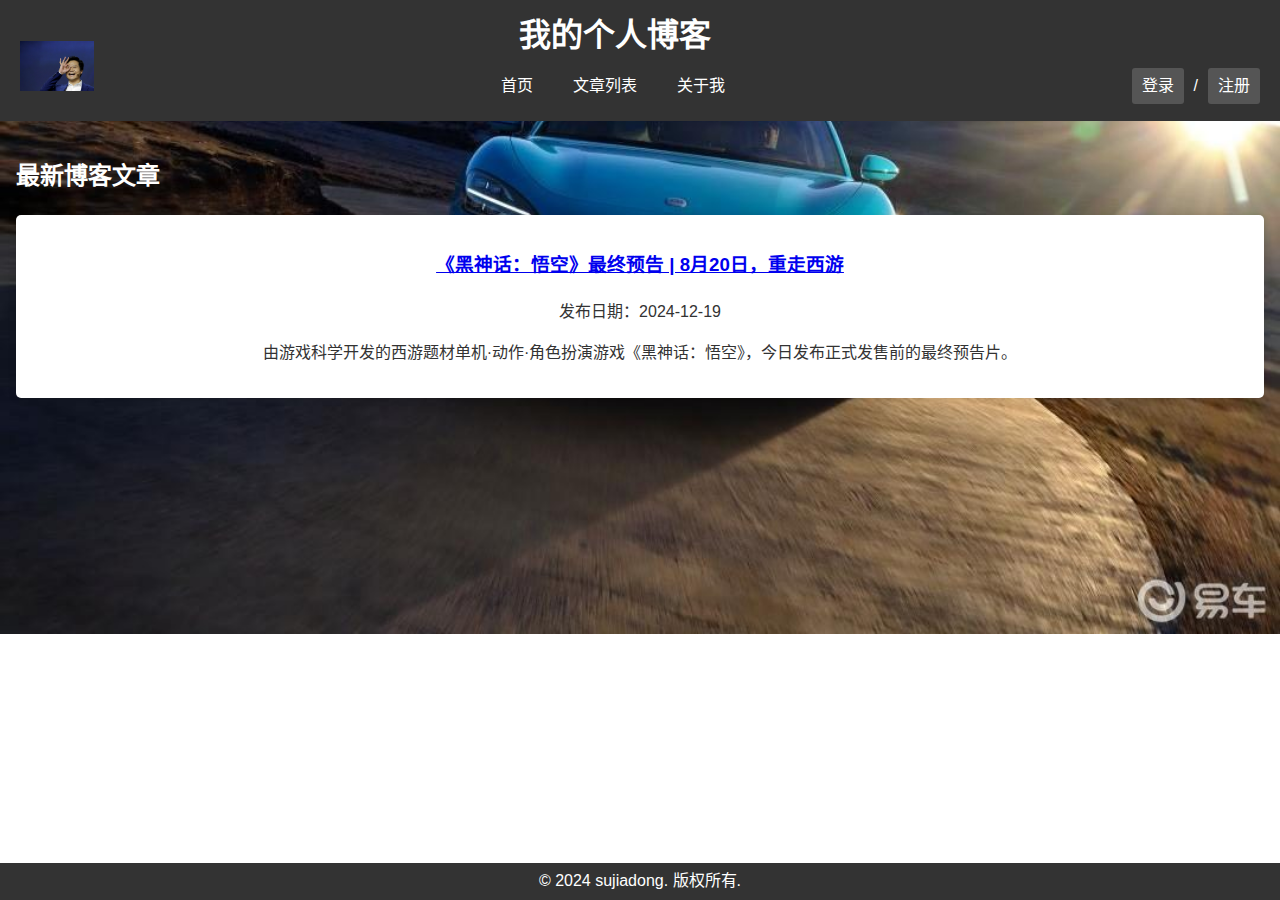
<file: index.html>
<!DOCTYPE html>
<html lang="zh-CN">
<head>
    <meta charset="UTF-8">
    <meta name="viewport" content="width=device-width, initial-scale=1.0">
    <meta name="author" content="苏佳东">
    <meta name="description" content="个人博客首页，分享技术心得和生活点滴">
    <title>我的个人博客</title>
    <link rel="stylesheet" href="css/styles.css">
</head>
<body>
<header>
    <h1>我的个人博客</h1>
    <nav>
        <div class="logo">
            <img src="img/log.jpg" alt="Logo">
        </div>
        <div class="nav-links">
            <ul>
                <li><a href="index.html">首页</a></li>
                <li><a href="articles.html">文章列表</a></li>
                <li><a href="about.html">关于我</a></li>
            </ul>
        </div>
        <div class="auth-buttons">
            <a href="login/login.html">登录</a> / <a href="login/register.html">注册</a>
        </div>
    </nav>
</header>
    <main>
        <section>
            <h2>最新博客文章</h2>
            <article>
                <h3><a href="article/article-detail.html">《黑神话：悟空》最终预告 | 8月20日，重走西游</a></h3>
                <p>发布日期：2024-12-19</p>
                <p>由游戏科学开发的西游题材单机·动作·角色扮演游戏《黑神话：悟空》，今日发布正式发售前的最终预告片。</p>
            </article>
        </section>
    </main>

    <footer>
        <p class="wen2">&copy; 2024 sujiadong. 版权所有.</p>
    </footer>
</body>
</html>
</file>
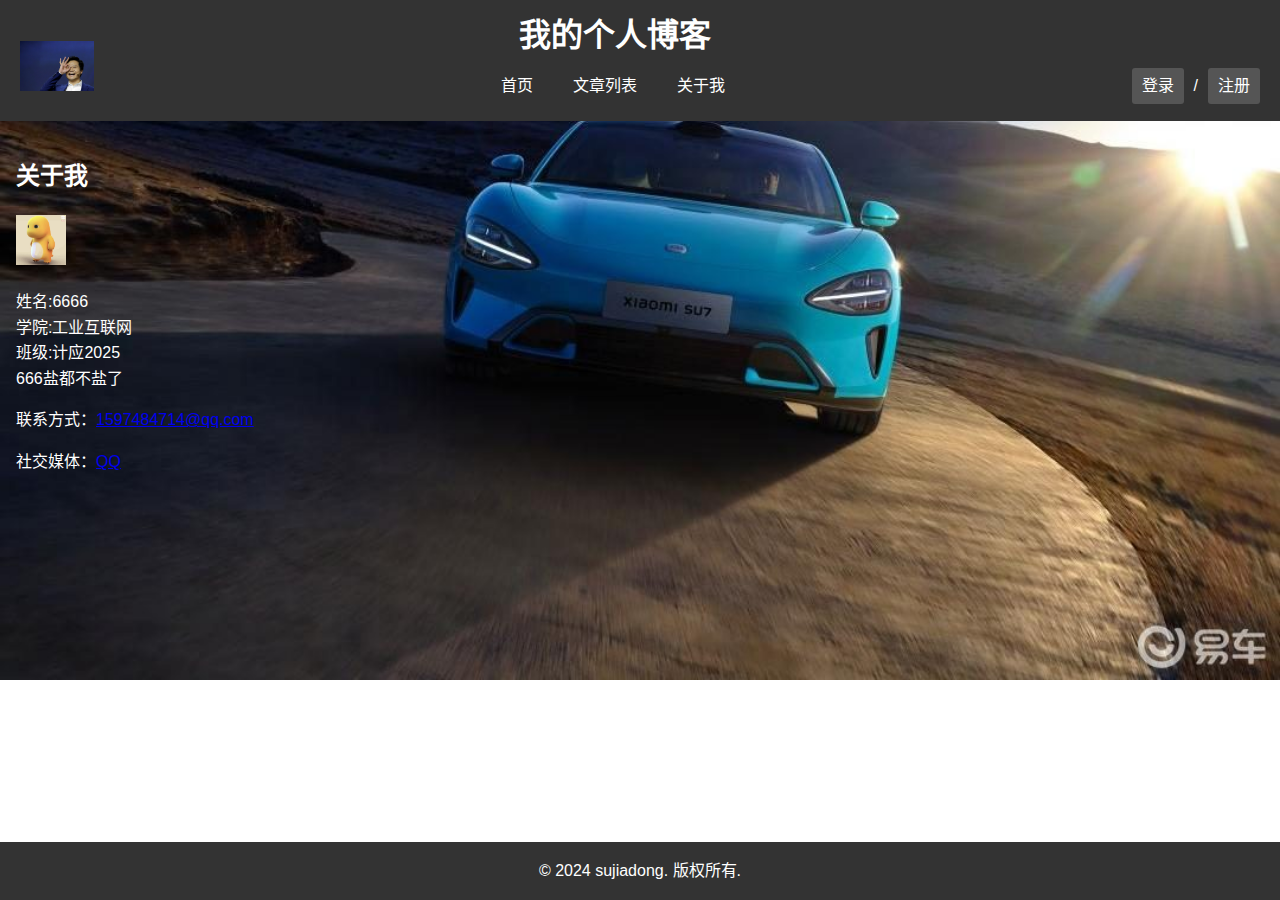
<file: about.html>
<!DOCTYPE html>
<html lang="zh-CN">
<head>
    <meta charset="UTF-8">
    <meta name="viewport" content="width=device-width, initial-scale=1.0">
    <title>关于我 - 我的个人博客</title>
    <link rel="stylesheet" href="css/styles.css">
</head>
<body>
    <header>
    <h1>我的个人博客</h1>
    <nav>
        <div class="logo">
            <img src="img/log.jpg" alt="Logo">
        </div>
        <div class="nav-links">
            <ul>
                <li><a href="index.html">首页</a></li>
                <li><a href="articles.html">文章列表</a></li>
                <li><a href="about.html">关于我</a></li>
            </ul>
        </div>
        <div class="auth-buttons">
            <a href="login/login.html">登录</a> / <a href="login/register.html">注册</a>
        </div>
    </nav>
</header>
    <main>
        <section>
            <h2>关于我</h2>
            <img src="img/111f.gif" alt="作者照片" width="50">
            <p>姓名:6666</br>学院:工业互联网</br>班级:计应2025</br>666盐都不盐了</p>
            <p>联系方式：<a  href="mailto:1597484714@qq.com？subject=%20Welcome%20Email">1597484714@qq.com</a></p>
            <p>社交媒体：<a href="https://tool.gljlw.com/qq/?qq=1597484714">QQ</a></p>
        </section>
    </main>
    <footer>
        <p>&copy; 2024 sujiadong. 版权所有.</p>
    </footer>
</body>
</html>
</file>
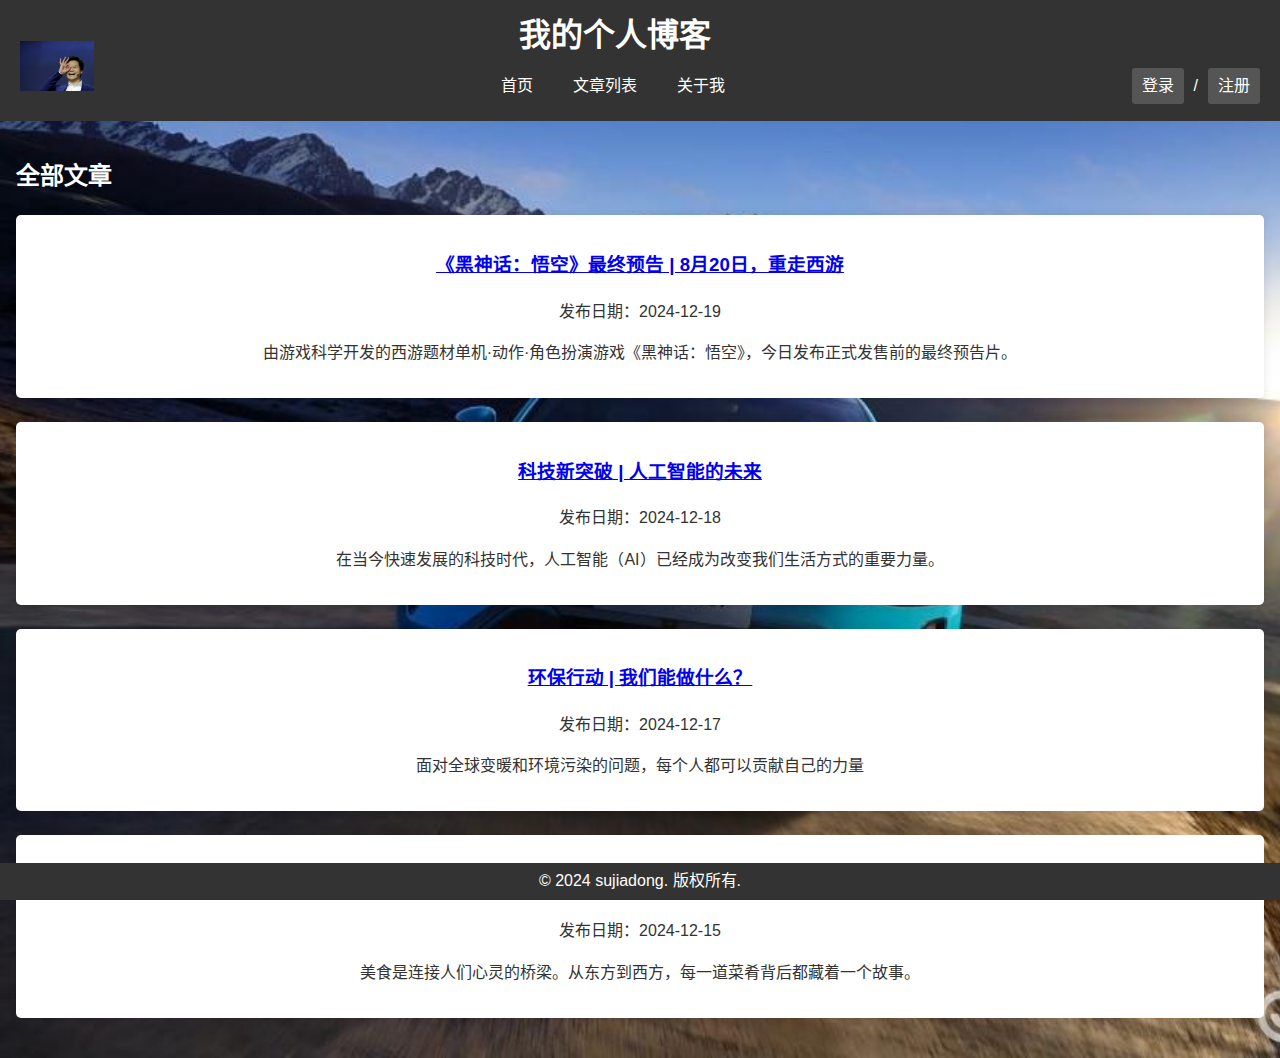
<file: articles.html>
<!DOCTYPE html>
<html lang="zh-CN">
<head>
    <meta charset="UTF-8">
    <meta name="viewport" content="width=device-width, initial-scale=1.0">
    <title>文章列表 - 我的个人博客</title>
    <link rel="stylesheet" href="css/styles.css">
</head>
<body>
  <header>
    <h1>我的个人博客</h1>
    <nav>
        <div class="logo">
            <img src="img/log.jpg" alt="Logo">
        </div>
        <div class="nav-links">
            <ul>
                <li><a href="index.html">首页</a></li>
                <li><a href="articles.html">文章列表</a></li>
                <li><a href="about.html">关于我</a></li>
            </ul>
        </div>
        <div class="auth-buttons">
            <a href="login/login.html">登录</a> / <a href="login/register.html">注册</a>
        </div>
    </nav>
</header>
    <main>
        <section>
            <h2>全部文章</h2>
          <article>
                <h3><a href="article/article-detail.html">《黑神话：悟空》最终预告 | 8月20日，重走西游</a></h3>
                <p>发布日期：2024-12-19</p>
                <p>由游戏科学开发的西游题材单机·动作·角色扮演游戏《黑神话：悟空》，今日发布正式发售前的最终预告片。</p>
            </article>
              <article>
                <h3><a href="article/article-detail1.html">科技新突破 | 人工智能的未来</a></h3>
                <p>发布日期：2024-12-18</p>
                <p>在当今快速发展的科技时代，人工智能（AI）已经成为改变我们生活方式的重要力量。</p>
            </article>
              <article>
                <h3><a href="article/article-detail2.html">环保行动 | 我们能做什么？</a></h3>
                <p>发布日期：2024-12-17</p>
                <p>面对全球变暖和环境污染的问题，每个人都可以贡献自己的力量   </p>
            </article>
              <article > 
                <h3><a href="article/article-detail3.html">美食之旅 | 探索世界风味</a></h3>
                <p>发布日期：2024-12-15</p>
                <p>美食是连接人们心灵的桥梁。从东方到西方，每一道菜肴背后都藏着一个故事。</p>
            </article>
        </section>
    </main>

    <footer>
        <p class="wen2">&copy; 2024 sujiadong. 版权所有.</p>
    </footer>
</body>
</html>
</file>
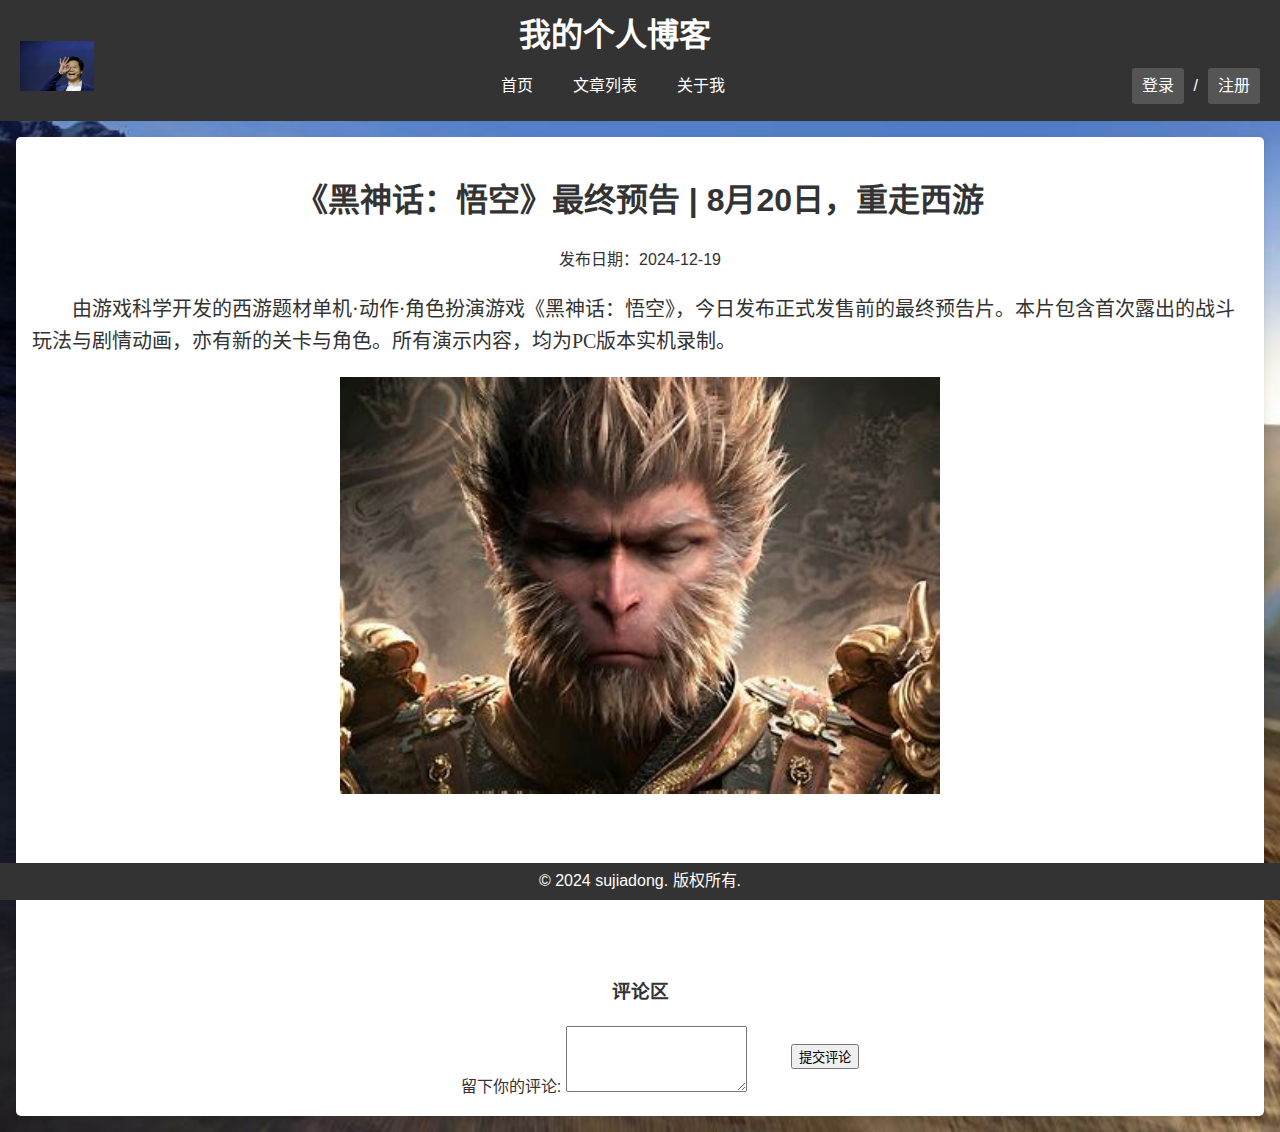
<file: article/article-detail.html>
<!DOCTYPE html>
<html lang="zh-CN">
<head>
    <meta charset="UTF-8">
    <meta name="viewport" content="width=device-width, initial-scale=1.0">
    <title>《黑神话：悟空》最终预告 | 8月20日，重走西游 - 我的个人博客</title>
    <link rel="stylesheet" href="../css/styles.css">
</head>
<body>
<header>
    <h1>我的个人博客</h1>
    <nav>
        <div class="logo">
            <img src="../img/log.jpg" alt="Logo">
        </div>
        <div class="nav-links">
            <ul>
                <li><a href="../index.html">首页</a></li>
                <li><a href="../articles.html">文章列表</a></li>
                <li><a href="../about.html">关于我</a></li>
            </ul>
        </div>
        <div class="auth-buttons">
            <a href="../login.html">登录</a> / <a href="register.html">注册</a>
        </div>
    </nav>
</header>
<main>
    <article>
        <div>   
            <h1>《黑神话：悟空》最终预告 | 8月20日，重走西游</h1>
            <p>发布日期：2024-12-19</p>
            <p class="wen">由游戏科学开发的西游题材单机·动作·角色扮演游戏《黑神话：悟空》，今日发布正式发售前的最终预告片。本片包含首次露出的战斗玩法与剧情动画，亦有新的关卡与角色。所有演示内容，均为PC版本实机录制。</p>
        </div>
        <div>
            <img src="../img/pt.jpg" alt="文章配图" width="600">
        </div>
        <div>
            <video width="600">
               <source type="video/mp4" src="https://vod0258-aliyun08-vip-lixian.xunlei.com/download/?fid=ImA0GLFlfZrXiKVE*6hsssFUDmumq6YCAAAAAPRV5xIGid2*jfKcu5k8R52drXGK&amp;mid=666&amp;threshold=251&amp;tid=3DDB7112471DC0D1194EED4CB46C775F&amp;srcid=0&amp;verno=2&amp;pk=xdrive&amp;e=1739893403&amp;g=F455E7120689DDBE8DF29CBB993C479D9DAD718A&amp;i=22603418B1657D9AD788A544FBA86CB2C1540E6B&amp;ui=1128418023&amp;t=0&amp;hy=0&amp;ms=307200&amp;th=307200&amp;pt=0&amp;f=44477350&amp;alt=0&amp;pks=654&amp;rts=&amp;us=0&amp;hspu=&amp;po=0&amp;rsrc=0&amp;ctrsc=1&amp;trscs=2&amp;mtp=video_mp4&amp;vb=1186700&amp;spr=flow&amp;source=xdrive&amp;userid=1128418023&amp;fileid=VOJNRBT880EXz2IVGSuio4MVA1&amp;clientid=Xqp0kJBXWhwaTpB6&amp;vc=hevc&amp;clientver=&amp;tras=0&amp;fext=mp4&amp;projectid=2rvk4e3gkdnl7u1kl0k&amp;vip=FREE&amp;cliplugver=&amp;at=A5125B2D64CF14CEAC85CE28E8FE1504">
            </video>
        </div>
        <div>
            <section>
                <h3>评论区</h3>
                <form id="comment-form" method="post">
                    <label for="comment">留下你的评论:</label>
                    <textarea id="comment" name="comment" rows="4" required></textarea>
                    <button type="submit" id="bu">提交评论</button>
                </form>
                <div id="comments-container">
                    <!-- 评论将动态插入到这里 -->
                </div>
            </section>
        </div>
    </article>
</main>
<footer>
    <p class="wen2">&copy; 2024 sujiadong. 版权所有.</p>
</footer>
         <script src="../js/pinglun.js"></script> <!-- 引入外部JavaScript文件 -->
</body>
</html>
</file>
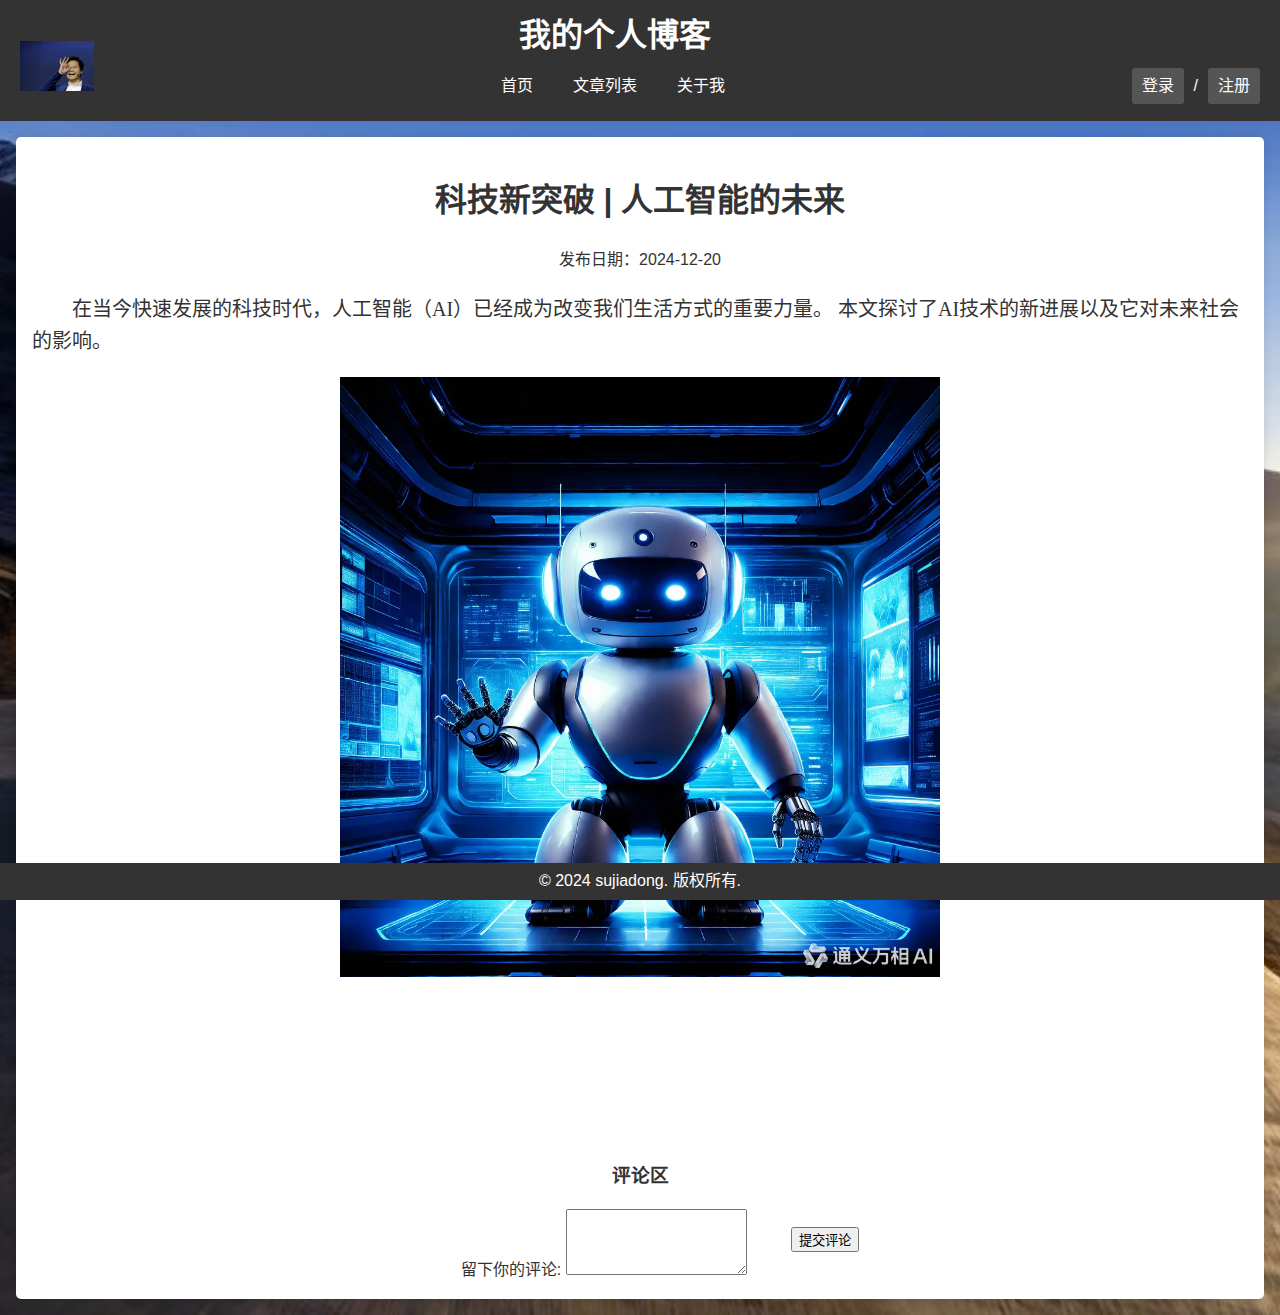
<file: article/article-detail1.html>
<!DOCTYPE html>
<html lang="zh-CN">
<head>
    <meta charset="UTF-8">
    <meta name="viewport" content="width=device-width, initial-scale=1.0">
    <title>人工智能 | 探索世界风味v - 我的个人博客</title>
    <link rel="stylesheet" href="../css/styles.css">
</head>
<body>
   <header>
    <h1>我的个人博客</h1>
    <nav>
        <div class="logo">
            <img src="../img/log.jpg" alt="Logo">
        </div>
        <div class="nav-links">
            <ul>
                <li><a href="../index.html">首页</a></li>
                <li><a href="../articles.html">文章列表</a></li>
                <li><a href="../about.html">关于我</a></li>
            </ul>
        </div>
        <div class="auth-buttons">
            <a href="../login.html">登录</a> / <a href="../register.html">注册</a>
        </div>
    </nav>
</header>
    <main>
<article>
    <div>    
        <h1>科技新突破 | 人工智能的未来</h1>
        <p>发布日期：2024-12-20</p>
        <p class="wen">
            在当今快速发展的科技时代，人工智能（AI）已经成为改变我们生活方式的重要力量。
            本文探讨了AI技术的新进展以及它对未来社会的影响。
        </p>
    </div>
    <div>
        <img src="../img/ai.png" alt="人工智能配图" width="600">   
    </div>
    <div>
        <video width="600">
            <source type="video/mp4" src="https://vod1285-aliyun06-vip-lixian.xunlei.com/download/?fid=nw7M1iMWntkxQUtfNxwVqtLfocMIFyMCAAAAAMTmoHby*aTjXOnXZ3D3WpwrEEw4&amp;mid=666&amp;threshold=251&amp;tid=B65CDEBB4DCEACE5B9E95286E1B48A86&amp;srcid=0&amp;verno=2&amp;pk=xdrive&amp;e=1739892849&amp;g=C4E6A076F2F9A4E35CE9D76770F75A9C2B104C38&amp;i=9F0ECCD623169ED931414B5F371C15AAD2DFA1C3&amp;ui=1128418023&amp;t=0&amp;hy=0&amp;ms=307200&amp;th=129717&amp;pt=0&amp;f=35854088&amp;alt=0&amp;pks=654&amp;rts=&amp;us=0&amp;hspu=&amp;po=0&amp;rsrc=0&amp;ctrsc=1&amp;trscs=2&amp;mtp=video_mp4&amp;vb=345914&amp;cliplugver=&amp;vc=h264&amp;tras=0&amp;source=xdrive&amp;projectid=2rvk4e3gkdnl7u1kl0k&amp;spr=flow&amp;fileid=VOJNP4RsTwUZxOaw_mFlqNzgA1&amp;clientver=&amp;userid=1128418023&amp;vip=FREE&amp;fext=mp4&amp;clientid=Xqp0kJBXWhwaTpB6&amp;at=E7C833656ABF4A159FF9053B556C43A6">
        </video> 
    </div>
   <div>
            <section>
                <h3>评论区</h3>
                <form id="comment-form" method="post">
                    <label for="comment">留下你的评论:</label>
                    <textarea id="comment" name="comment" rows="4" required></textarea>
                    <button type="submit" id="bu">提交评论</button>
                </form>
                <div id="comments-container">
                    <!-- 评论将动态插入到这里 -->
                </div>
            </section>
        </div>
    </article>
</main>
<footer>
    <p class="wen2">&copy; 2024 sujiadong. 版权所有.</p>
</footer>
         <script src="../js/pinglun.js"></script> <!-- 引入外部JavaScript文件 -->
</body>
</html>
</file>
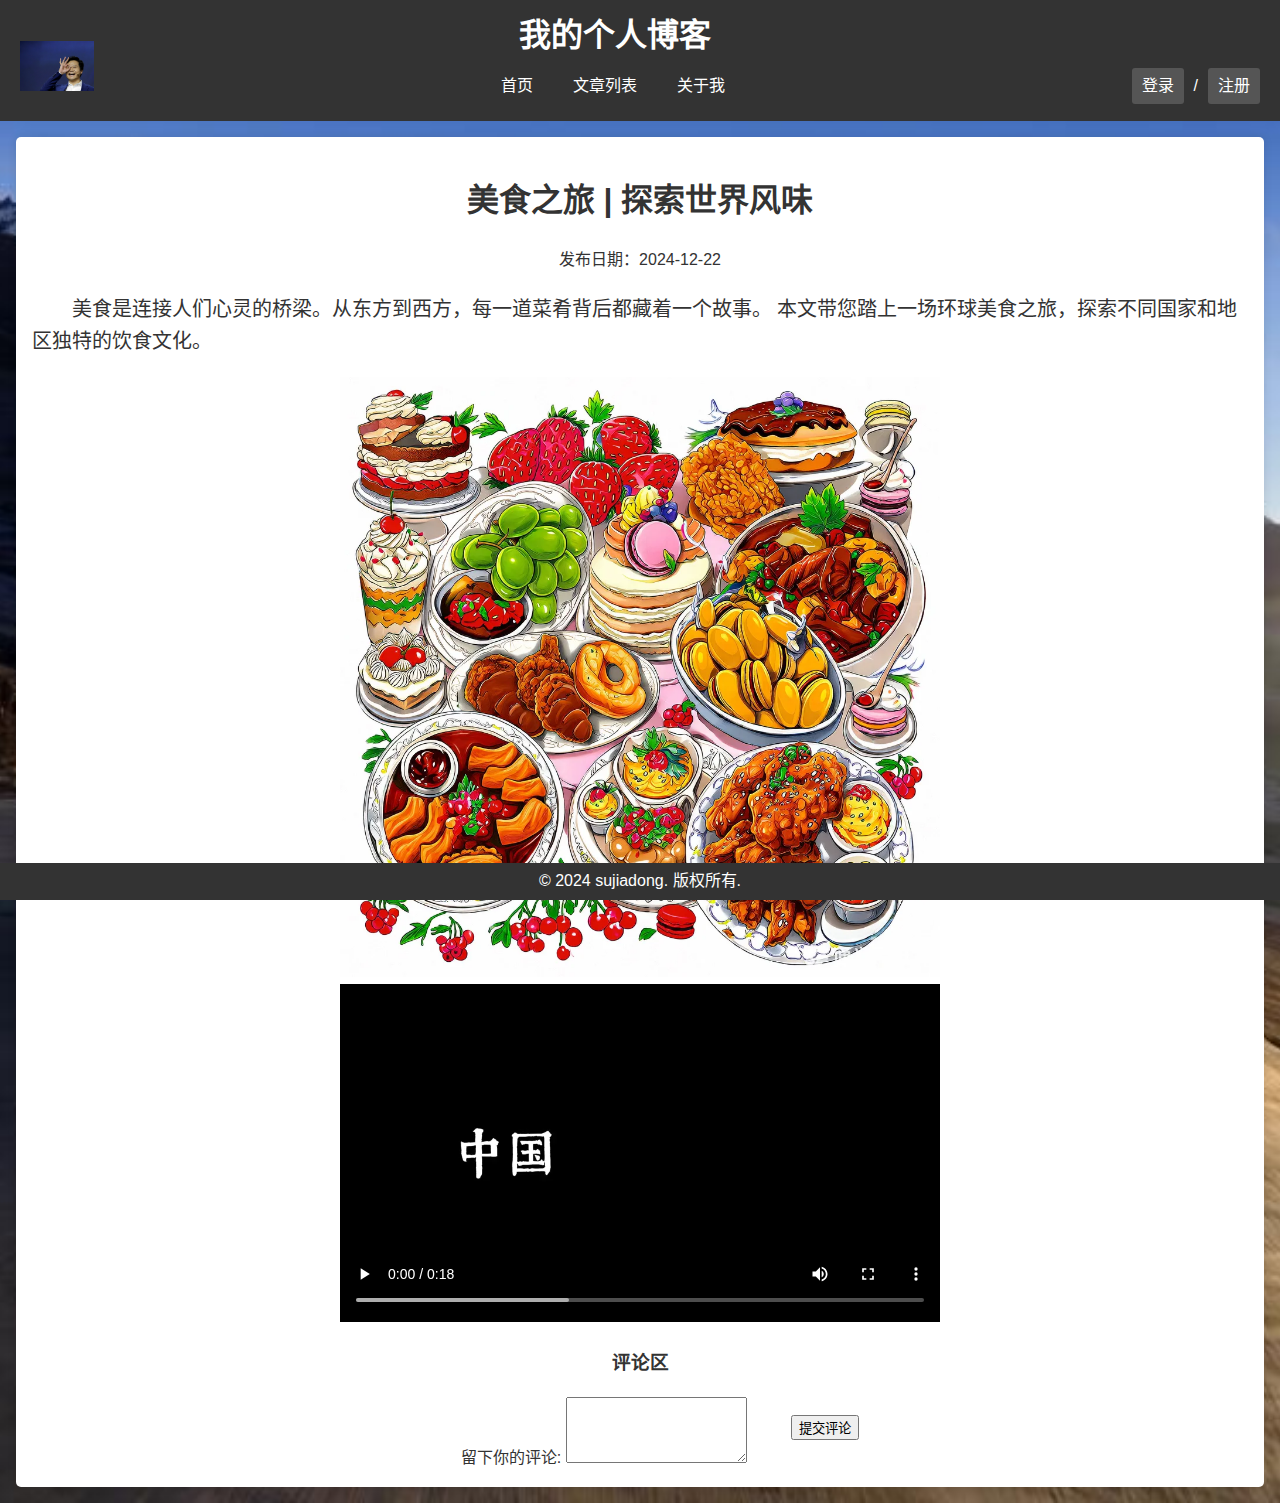
<file: article/article-detail3.html>
<!DOCTYPE html>
<html lang="zh-CN">
<head>
    <meta charset="UTF-8">
    <meta name="viewport" content="width=device-width, initial-scale=1.0">
    <title>美食之旅 | 探索世界风味 - 我的个人博客</title>
    <link rel="stylesheet" href="../css/styles.css">
</head>
<body>
   <header>
    <h1>我的个人博客</h1>
    <nav>
        <div class="logo">
            <img src="../img/log.jpg" alt="Logo">
        </div>
        <div class="nav-links">
            <ul>
                <li><a href="../index.html">首页</a></li>
                <li><a href="../articles.html">文章列表</a></li>
                <li><a href="../about.html">关于我</a></li>
            </ul>
        </div>
        <div class="auth-buttons">
            <a href="../login/login.html">登录</a> / <a href="register.html">注册</a>
        </div>
    </nav>
</header>
    <main>
<article>
    <div>    
        <h1>美食之旅 | 探索世界风味</h1>
        <p>发布日期：2024-12-22</p>
        <p class="wen">
            美食是连接人们心灵的桥梁。从东方到西方，每一道菜肴背后都藏着一个故事。
            本文带您踏上一场环球美食之旅，探索不同国家和地区独特的饮食文化。
        </p>
    </div>
    <div>
        <img src="../img/foot.webp" alt="美食配图" width="600">   
    </div>
    <div>
        <video controls src="../media/foot.mp4" width="600"></video> 
    </div>
  <div>
            <section>
                <h3>评论区</h3>
                <form id="comment-form" method="post">
                    <label for="comment">留下你的评论:</label>
                    <textarea id="comment" name="comment" rows="4" required></textarea>
                    <button type="submit" id="bu">提交评论</button>
                </form>
                <div id="comments-container">
                    <!-- 评论将动态插入到这里 -->
                </div>
            </section>
        </div>
    </article>
</main>
<footer>
    <p class="wen2">&copy; 2024 sujiadong. 版权所有.</p>
</footer>
         <script src="../js/pinglun.js"></script> <!-- 引入外部JavaScript文件 -->
</body>
</body>
</html>
</file>
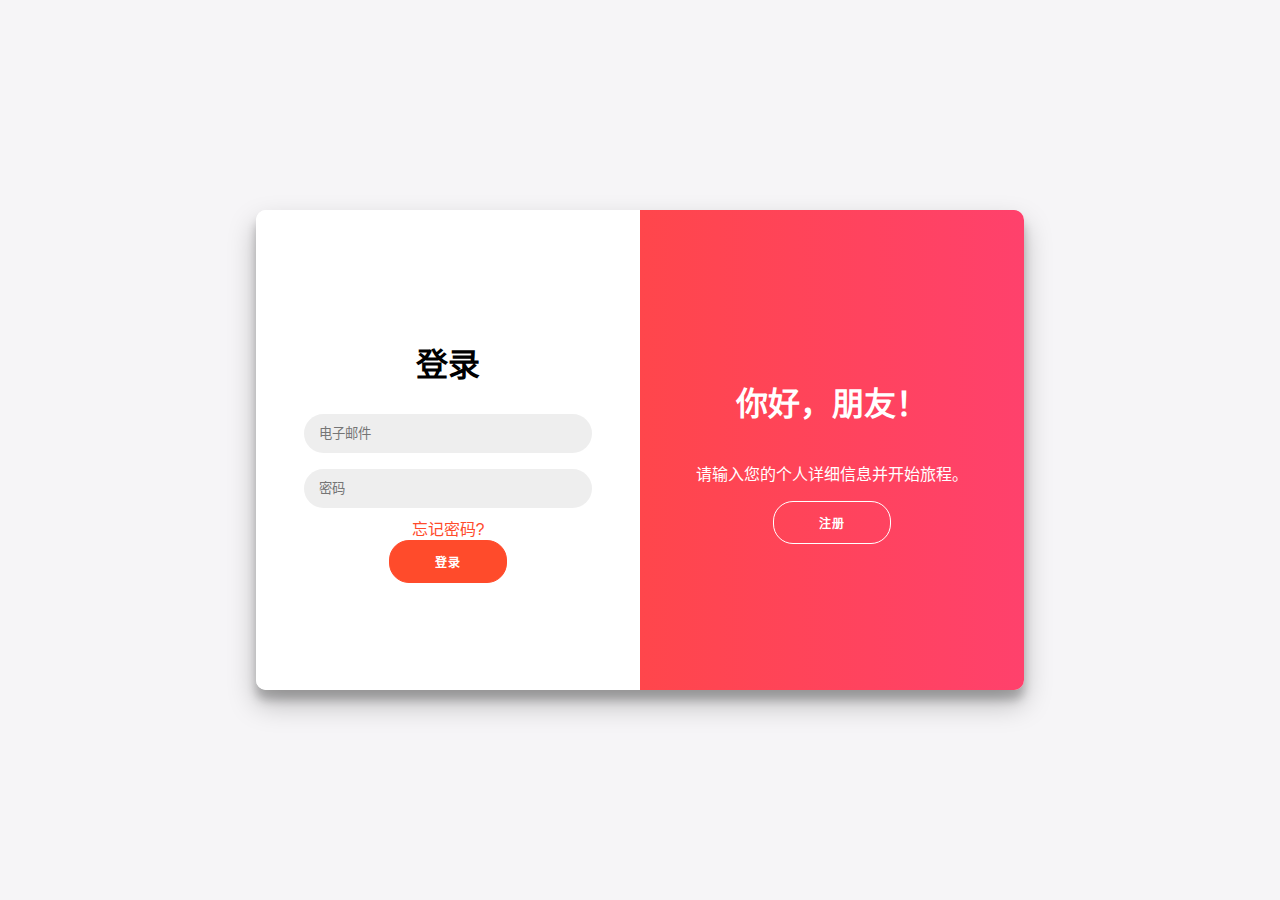
<file: login/login.html>
<!DOCTYPE html>
<html lang="zh-CN">
<head>
    <meta charset="UTF-8">
    <meta name="viewport" content="width=device-width, initial-scale=1.0">
    <title>登录/注册</title>
    <link rel="stylesheet" href="../css/styles1.css">
</head>
<body>
    <div class="container">
        <div class="form-container sign-up-container">
            <form action="#" class="sign-up-form">
                <h1>注册</h1>
                <input type="text" placeholder="用户名" required />
                <input type="email" placeholder="电子邮件" required />
                <input type="password" placeholder="密码" required />
                <input type="password" placeholder="确认密码" required />
                <button type="submit">注册</button>
            </form>
        </div>
        <div class="form-container sign-in-container">
            <form action="#" class="sign-in-form">
                <h1>登录</h1>
                <input type="email" placeholder="电子邮件" required />
                <input type="password" placeholder="密码" required />
                <a href="#">忘记密码?</a>
                <button type="submit">登录</button>
            </form>
        </div>
        <div class="overlay-container">
            <div class="overlay">
                <div class="overlay-panel overlay-left">
                    <h1>欢迎回来!</h1>
                    <p>请使用您的信息登录。</p>
                    <button class="ghost" id="signIn">登录</button>
                </div>
                <div class="overlay-panel overlay-right">
                    <h1>你好，朋友！</h1>
                    <p>请输入您的个人详细信息并开始旅程。</p>
                    <a href="register.html"><button class="ghost" id="signUp"> 注册 </button></a>
                </div>
            </div>
        </div>
    </div>

    <script src="../js/script.js"></script>
</body>
</html>
</file>
<file: css/styles.css>
/* 设置全局样式 */
body {
    font-family: Arial, sans-serif;
    line-height: 1.6;
    margin: 0;
    padding: 0;
    color: #fff;
    background-color: #ffffff; /* 默认背景颜色，当图片加载失败时显示 */
    background-image: url('beijing.jpeg'); /* 设置背景图片 */
    background-repeat: no-repeat; /* 防止背景图片重复 */
    background-size: cover; /* 让背景图片覆盖整个屏幕 */
    background-position: center; /* 将背景图片居中 */
}
.wen{
	text-indent: 2em;
	font-size: 20px;
	font-family: "微软雅黑";
	text-align: left;
}
.wen2{
	line-height:0.3;
}

header {
    background-color: #333;
    padding: 10px 20px;
}

header h1 {
    color: #fff;
    margin: 0;
    font-size: 2rem;
    text-align: center;
    margin-left: -50px; 
}

nav {
    display: flex;
    justify-content: space-between;
    align-items: center;
    height: 50px;
}

.logo {
    display: flex;
    align-items: center; /* 垂直居中 */
    height: 100%; /* 确保 logo 容器与 nav 高度一致 */
    
}

.logo img {
    max-height:100%; /* 确保图片不会超过容器高度 */
    height: auto;     /* 保持图片的宽高比 */
    vertical-align: middle; /* 如果需要内联元素中的垂直对齐 */
    transform: translate(0px,-20px);
}

.nav-links {
    flex-grow: 1; /* 让导航链接区域扩展以填充可用空间 */
    display: flex;
    justify-content: center; /* 水平居中导航链接 */
    align-items: center; /* 垂直居中对齐 */
}

.nav-links ul {
    list-style: none;
    margin: 0;
    padding: 0;
    display: flex;
    gap: 20px;
}

.nav-links li {
    display: block;
}

.nav-links a {
    color: #fff;
    text-decoration: none;
    line-height: inherit;
    padding: 0 10px;
}

.auth-buttons {
    display: flex;
    align-items: center;
    gap: 10px;
}

.auth-buttons a {
    color: #fff;
    text-decoration: none;
    padding: 5px 10px;
    background-color: #555;
    border-radius: 3px;
}

.auth-buttons a:hover {
    background-color: #777;
}

main {
    padding: 1rem;
}
article {                    /*文章块*/
    background: #fff;            
    padding: 1rem;
    margin-bottom: 1.5rem; 
    border-radius: 5px;
    box-shadow: 0 0 10px rgba(0,0,0,0.1);
    display: block;
    margin: auto;
    max-width: 100%;
    text-align: center;
	margin: auto;
	color: #333;
}
article + article {
    margin-top: 1.5rem; /* 防止上下相邻的块贴合 */
    margin-bottom: 1.5rem;
}
#bu{
	transform: translate(40px,-30px);
	
}
footer {
    background: #333;
    color: #fff;
    text-align: center;
    padding: 0;
    position: fixed;
    bottom: 0;
    width: 100%;

}
       .comment {
            display: flex;
            align-items: start;
            margin: 10px 0;
            padding: 10px;
            border: 1px solid #ddd;
        }
        .comment img {
            width: 40px;
            height: 40px;
            margin-right: 10px;
        }
        .comment-content {
          /*  flex-grow: 1; */
        }
     .comment button {
    margin: 10px 10px 10px auto; /* 上 右 下 左 */
    padding: 2px 8px;
    background-color: #ff4444;
    color: white;
    border: none;
    cursor: pointer;
}

/* 添加响应式设计 */
@media (max-width: 768px) {
    nav ul li {
        display: block;
        margin-bottom: 5px;
    }
}
</file>
<file: css/styles1.css>
* {
    box-sizing: border-box;
}

body, html {
    height: 100%;
    margin: 0;
    font-family: 'Arial', sans-serif;
    background: #f6f5f7;
    display: flex;
    justify-content: center;
    align-items: center;
}

.container {
    background: #fff;
    border-radius: 10px;
    box-shadow: 0 14px 28px rgba(0, 0, 0, 0.25), 0 10px 10px rgba(0, 0, 0, 0.22);
    position: relative;
    overflow: hidden;
    width: 768px;
    max-width: 100%;
    min-height: 480px;
}

.form-container {
    position: absolute;
    top: 0;
    height: 100%;
    transition: all 0.6s ease-in-out;
}

.sign-in-container {
    left: 0;
    width: 50%;
    z-index: 2;
}

.sign-up-container {
    left: 0;
    width: 50%;
    opacity: 0;
    z-index: 1;
}

.container.right-panel-active .sign-in-container {
    transform: translateX(100%);
}

.container.right-panel-active .sign-up-container {
    transform: translateX(100%);
    opacity: 1;
    z-index: 5;
    animation: show 0.6s;
}

@keyframes show {
    0%, 49.99% {
        opacity: 0;
        z-index: 1;
    }
    50%, 100% {
        opacity: 1;
        z-index: 5;
    }
}

.overlay-container {
    position: absolute;
    top: 0;
    left: 50%;
    width: 50%;
    height: 100%;
    overflow: hidden;
    transition: transform 0.6s ease-in-out;
    z-index: 100;
}

.container.right-panel-active .overlay-container {
    transform: translateX(-100%);
}

.overlay {
    background: #ff4b2b;
    background: -webkit-linear-gradient(to right, #ff4b2b, #ff416c);
    background: linear-gradient(to right, #ff4b2b, #ff416c);
    background-repeat: no-repeat;
    background-size: cover;
    background-position: 0 0;
    color: #ffffff;
    position: relative;
    left: -100%;
    height: 100%;
    width: 200%;
    transform: translateX(0);
    transition: transform 0.6s ease-in-out;
}

.container.right-panel-active .overlay {
    transform: translateX(50%);
}

.overlay-panel {
    position: absolute;
    display: flex;
    align-items: center;
    justify-content: center;
    flex-direction: column;
    padding: 0 40px;
    text-align: center;
    top: 0;
    height: 100%;
    width: 50%;
    transform: translateX(0);
    transition: transform 0.6s ease-in-out;
}

.overlay-left {
    transform: translateX(-20%);
}

.container.right-panel-active .overlay-left {
    transform: translateX(0);
}

.overlay-right {
    right: 0;
    transform: translateX(0);
}

.container.right-panel-active .overlay-right {
    transform: translateX(20%);
}

button {
    border-radius: 20px;
    border: 1px solid #ff4b2b;
    background-color: #ff4b2b;
    color: #ffffff;
    font-size: 12px;
    font-weight: bold;
    padding: 12px 45px;
    letter-spacing: 1px;
    text-transform: uppercase;
    transition: transform 80ms ease-in;
    cursor: pointer;
}

button:active {
    transform: scale(0.95);
}

button:focus {
    outline: none;
}

button.ghost {
    background-color: transparent;
    border-color: #ffffff;
}

form {
    background-color: #ffffff;
    display: flex;
    align-items: center;
    justify-content: center;
    flex-direction: column;
    padding: 0 3rem;
    height: 100%;
    text-align: center;
}

input {
    background-color: #eee;
    border: none;
    padding: 12px 15px;
    margin: 8px 0;
    width: 100%;
    border-radius: 20px;
}

a {
    color: #ff4b2b;
    text-decoration: none;
}
</file>
